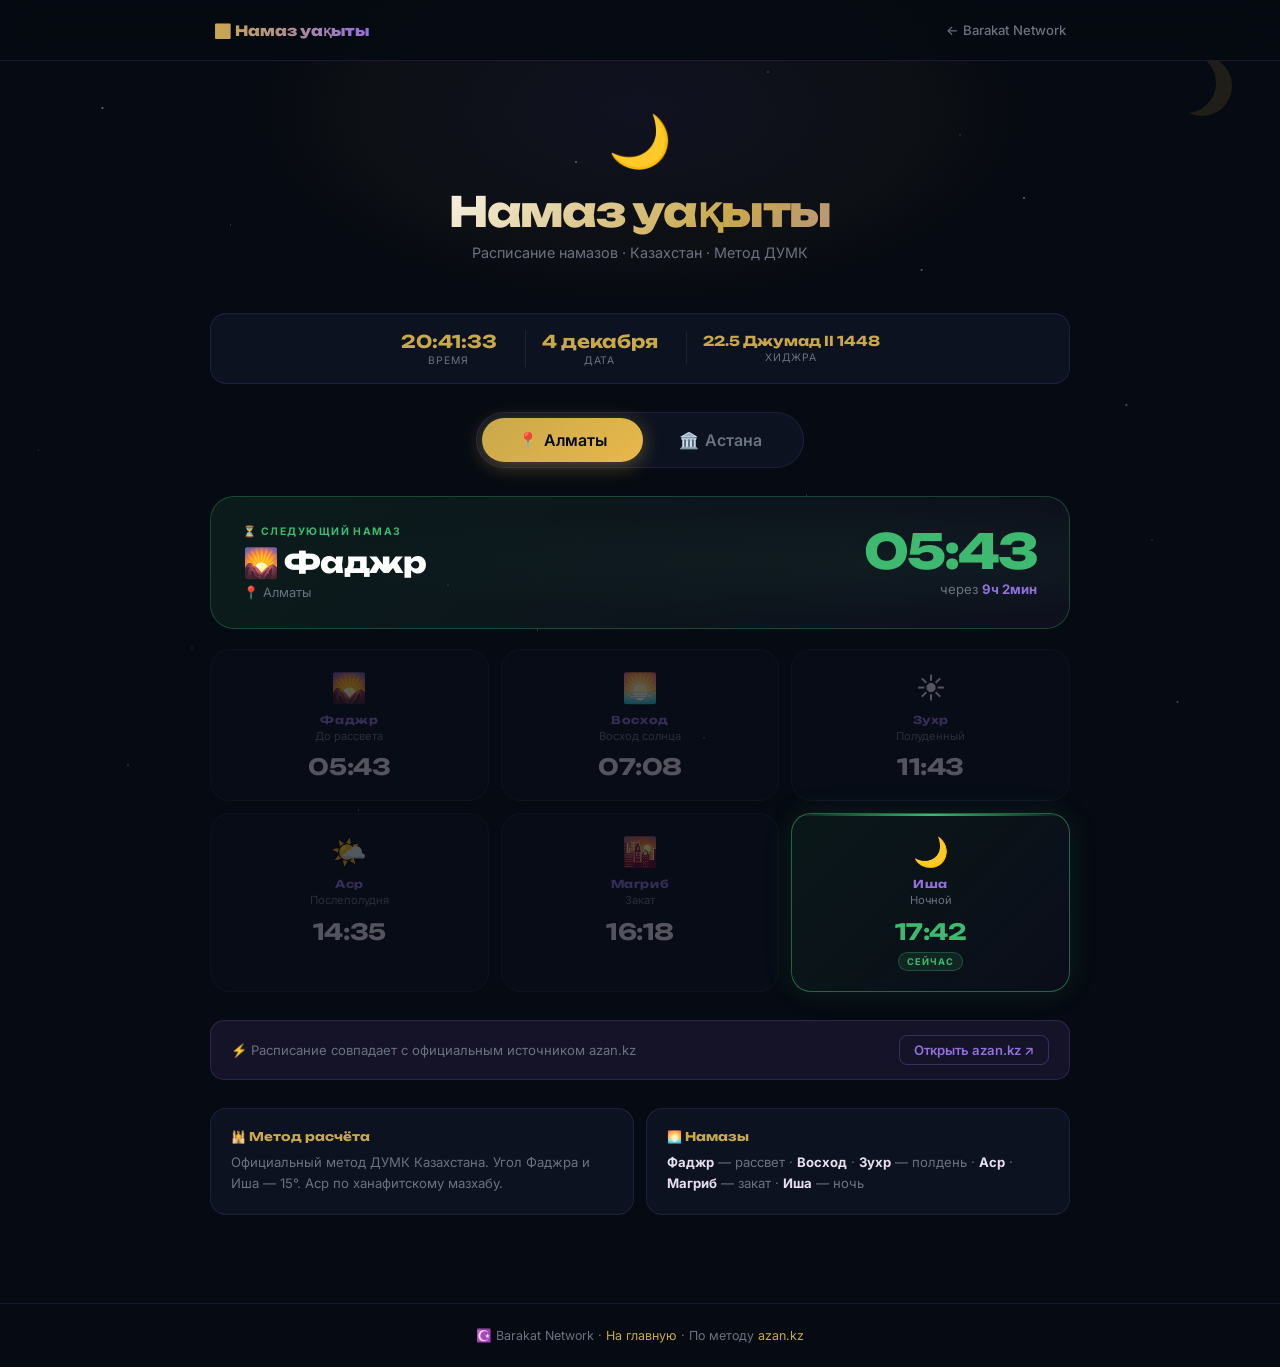
<file: namaz.html>
<!DOCTYPE html>
<html lang="ru">
<head>
  <meta http-equiv="Cache-Control" content="no-cache, no-store, must-revalidate" />
  <meta http-equiv="Pragma" content="no-cache" />
  <meta http-equiv="Expires" content="0" />
  <meta charset="UTF-8" />
  <meta name="viewport" content="width=device-width, initial-scale=1.0" />
  <title>Намаз уақыты — Barakat Network</title>
  <link rel="preconnect" href="https://fonts.googleapis.com" />
  <link rel="preconnect" href="https://fonts.gstatic.com" crossorigin />
  <link href="https://fonts.googleapis.com/css2?family=Unbounded:wght@400;600;800&family=Inter:wght@400;500;600&display=swap" rel="stylesheet" />
  <style>
    :root {
      --bg:      #060a12;
      --card:    #0c1220;
      --border:  rgba(147,112,219,0.15);
      --gold:    #c9a84c;
      --gdim:    rgba(201,168,76,0.1);
      --violet:  #9370db;
      --vdim:    rgba(147,112,219,0.1);
      --green:   #3dba6f;
      --text:    #e8e0f0;
      --muted:   #6b7280;
      --display: "Unbounded", sans-serif;
      --body:    "Inter", sans-serif;
      --r:       20px;
    }
    *, *::before, *::after { box-sizing: border-box; margin: 0; padding: 0; }
    html { scroll-behavior: smooth; }
    body { background: var(--bg); color: var(--text); font-family: var(--body); min-height: 100vh; overflow-x: hidden; }

    /* ── STARFIELD ── */
    .stars { position: fixed; inset: 0; z-index: 0; pointer-events: none; overflow: hidden; }
    .stars::before, .stars::after {
      content: ""; position: absolute; inset: 0;
      background-image:
        radial-gradient(1.5px 1.5px at  8% 12%, rgba(255,255,255,0.55) 0%, transparent 100%),
        radial-gradient(1px   1px   at 22% 38%, rgba(255,255,255,0.35) 0%, transparent 100%),
        radial-gradient(1.5px 1.5px at 45% 18%, rgba(255,255,255,0.5)  0%, transparent 100%),
        radial-gradient(1px   1px   at 63% 55%, rgba(255,255,255,0.3)  0%, transparent 100%),
        radial-gradient(1.5px 1.5px at 80% 22%, rgba(255,255,255,0.55) 0%, transparent 100%),
        radial-gradient(1px   1px   at 15% 72%, rgba(255,255,255,0.25) 0%, transparent 100%),
        radial-gradient(1px   1px   at 55% 82%, rgba(255,255,255,0.35) 0%, transparent 100%),
        radial-gradient(1.5px 1.5px at 88% 45%, rgba(255,255,255,0.4)  0%, transparent 100%),
        radial-gradient(1px   1px   at 35% 65%, rgba(255,255,255,0.3)  0%, transparent 100%),
        radial-gradient(1.5px 1.5px at 72% 30%, rgba(255,255,255,0.45) 0%, transparent 100%),
        radial-gradient(1px   1px   at  3% 50%, rgba(255,255,255,0.2)  0%, transparent 100%),
        radial-gradient(1px   1px   at 60%  8%, rgba(255,255,255,0.45) 0%, transparent 100%),
        radial-gradient(1.5px 1.5px at 92% 78%, rgba(255,255,255,0.35) 0%, transparent 100%),
        radial-gradient(1px   1px   at 28% 90%, rgba(255,255,255,0.25) 0%, transparent 100%),
        radial-gradient(1px   1px   at 50% 48%, rgba(255,255,255,0.2)  0%, transparent 100%);
      animation: twinkle 6s ease-in-out infinite alternate;
    }
    .stars::after {
      background-image:
        radial-gradient(1px 1px at 18% 25%, rgba(255,255,255,0.3) 0%, transparent 100%),
        radial-gradient(1px 1px at 42% 70%, rgba(255,255,255,0.4) 0%, transparent 100%),
        radial-gradient(1px 1px at 75% 15%, rgba(255,255,255,0.3) 0%, transparent 100%),
        radial-gradient(1px 1px at 90% 60%, rgba(255,255,255,0.25) 0%, transparent 100%),
        radial-gradient(1px 1px at 10% 85%, rgba(255,255,255,0.35) 0%, transparent 100%);
      animation-delay: 3s;
    }
    @keyframes twinkle { 0%{opacity:0.7} 100%{opacity:1} }

    /* ── AURORA ── */
    .aurora {
      position: fixed; top: -10%; left: 50%; transform: translateX(-50%);
      width: 800px; height: 400px; pointer-events: none; z-index: 0;
      background: radial-gradient(ellipse at 50% 50%, rgba(147,112,219,0.08) 0%, rgba(201,168,76,0.04) 50%, transparent 70%);
      animation: pulse 8s ease-in-out infinite;
    }
    @keyframes pulse { 0%,100%{opacity:1;transform:translateX(-50%) scale(1)} 50%{opacity:0.6;transform:translateX(-50%) scale(1.15)} }

    /* ── MOON ── */
    .moon {
      position: fixed; top: 56px; right: 48px; width: 60px; height: 60px;
      border-radius: 50%; box-shadow: inset -16px -3px 0 0 var(--gold);
      opacity: 0.13; pointer-events: none; z-index: 0;
      animation: moonFloat 7s ease-in-out infinite;
    }
    @keyframes moonFloat { 0%,100%{transform:translateY(0) rotate(-12deg)} 50%{transform:translateY(-12px) rotate(-12deg)} }

    /* ── NAV ── */
    nav {
      position: sticky; top: 0; z-index: 100;
      background: rgba(6,10,18,0.9); backdrop-filter: blur(20px);
      border-bottom: 1px solid var(--border);
    }
    .nav-inner {
      display: flex; align-items: center; justify-content: space-between;
      max-width: 900px; margin: 0 auto; padding: 0 24px; height: 60px;
    }
    .nav-logo {
      font-family: var(--display); font-size: 0.88rem; font-weight: 800;
      background: linear-gradient(90deg, var(--gold), var(--violet));
      -webkit-background-clip: text; -webkit-text-fill-color: transparent; background-clip: text;
    }
    .nav-back {
      font-size: 0.82rem; font-weight: 500; color: var(--muted);
      text-decoration: none; transition: color 0.2s;
    }
    .nav-back:hover { color: var(--text); }

    /* ── WRAPPER ── */
    .page { position: relative; z-index: 1; max-width: 900px; margin: 0 auto; padding: 0 20px 60px; }

    /* ── HERO ── */
    .hero { text-align: center; padding: 48px 0 32px; }
    .hero-icon { font-size: 3.2rem; display: block; animation: moonFloat 6s ease-in-out infinite; margin-bottom: 16px; }
    .hero h1 {
      font-family: var(--display); font-size: clamp(1.6rem,5vw,2.6rem); font-weight: 800;
      letter-spacing: -0.03em; line-height: 1.15; margin-bottom: 8px;
      background: linear-gradient(135deg, #fff 20%, var(--gold) 60%, var(--violet) 100%);
      -webkit-background-clip: text; -webkit-text-fill-color: transparent; background-clip: text;
    }
    .hero-sub { color: var(--muted); font-size: 0.9rem; }

    /* ── DATETIME ── */
    .dt-bar {
      display: flex; align-items: center; justify-content: center; gap: 0;
      background: var(--card); border: 1px solid var(--border);
      border-radius: 16px; padding: 16px 24px; margin: 20px 0 28px;
      flex-wrap: wrap; gap: 12px;
    }
    .dt-item { text-align: center; padding: 0 16px; }
    .dt-item + .dt-item { border-left: 1px solid var(--border); }
    .dt-val { font-family: var(--display); font-size: 1.1rem; font-weight: 700; color: var(--gold); }
    .dt-lbl { font-size: 0.65rem; color: var(--muted); text-transform: uppercase; letter-spacing: 0.08em; margin-top: 2px; }

    /* ── CITY SWITCHER ── */
    .city-switcher {
      display: flex; align-items: center; justify-content: center;
      gap: 0; margin: 0 0 28px; position: relative;
    }
    .switcher-track {
      display: flex; background: var(--card); border: 1px solid var(--border);
      border-radius: 999px; padding: 5px; position: relative; gap: 0;
    }
    .city-tab {
      position: relative; z-index: 2;
      padding: 12px 36px; border-radius: 999px; border: none; background: none;
      font-family: var(--body); font-size: 1rem; font-weight: 600;
      color: var(--muted); cursor: pointer; transition: color 0.3s;
      white-space: nowrap;
    }
    .city-tab.active { color: var(--bg); }
    .switcher-pill {
      position: absolute; top: 5px; bottom: 5px; left: 5px;
      border-radius: 999px;
      background: linear-gradient(135deg, var(--gold), #e8b84b);
      box-shadow: 0 4px 20px rgba(201,168,76,0.4);
      transition: transform 0.35s cubic-bezier(0.34,1.56,0.64,1), width 0.3s;
      z-index: 1;
    }
    .city-emoji {
      display: inline-block; margin-right: 6px;
      transition: transform 0.3s;
    }

    /* ── NEXT PRAYER ── */
    .next-prayer {
      background: linear-gradient(135deg, rgba(61,186,111,0.1) 0%, rgba(147,112,219,0.06) 100%);
      border: 1px solid rgba(61,186,111,0.3); border-radius: 24px;
      padding: 28px 32px; margin-bottom: 20px;
      display: flex; align-items: center; justify-content: space-between; flex-wrap: wrap; gap: 16px;
      position: relative; overflow: hidden;
    }
    .next-prayer::before {
      content: ""; position: absolute; inset: 0;
      background: radial-gradient(ellipse at 80% 50%, rgba(61,186,111,0.06) 0%, transparent 60%);
      pointer-events: none;
    }
    .next-left .nlabel {
      font-size: 0.65rem; font-weight: 700; letter-spacing: 0.14em; text-transform: uppercase;
      color: var(--green); margin-bottom: 6px;
    }
    .next-name { font-family: var(--display); font-size: 1.8rem; font-weight: 800; letter-spacing: -0.02em; color: #fff; }
    .next-city-tag { font-size: 0.8rem; color: var(--muted); margin-top: 5px; }
    .next-right { text-align: right; }
    .next-time { font-family: var(--display); font-size: 3rem; font-weight: 800; color: var(--green); letter-spacing: -0.04em; line-height: 1; }
    .next-cd { font-size: 0.82rem; color: var(--muted); margin-top: 6px; }
    .next-cd span { color: var(--violet); font-weight: 700; }

    /* ── PRAYER CARDS ── */
    .prayers-grid {
      display: grid; grid-template-columns: repeat(3, 1fr); gap: 12px;
      margin-bottom: 28px;
    }
    .prayer-card {
      background: var(--card); border: 1px solid var(--border); border-radius: var(--r);
      padding: 20px 14px; text-align: center;
      transition: transform 0.25s, border-color 0.25s, box-shadow 0.25s;
      position: relative; overflow: hidden;
    }
    .prayer-card::after {
      content: ""; position: absolute; top: 0; left: 0; right: 0; height: 2px;
      background: linear-gradient(90deg, transparent, var(--gold), transparent);
      opacity: 0; transition: opacity 0.3s;
    }
    .prayer-card.current {
      border-color: rgba(61,186,111,0.5);
      background: linear-gradient(135deg, rgba(61,186,111,0.08), rgba(147,112,219,0.04));
      box-shadow: 0 0 30px rgba(61,186,111,0.12);
    }
    .prayer-card.current::after {
      background: linear-gradient(90deg, transparent, var(--green), transparent); opacity: 1;
    }
    .prayer-card.passed { opacity: 0.35; }
    .prayer-card:not(.passed):not(.current):hover { transform: translateY(-3px); border-color: rgba(201,168,76,0.25); }
    .p-emoji { font-size: 1.8rem; margin-bottom: 8px; display: block; }
    .p-name { font-family: var(--display); font-size: 0.68rem; font-weight: 700; letter-spacing: 0.05em; color: var(--violet); margin-bottom: 2px; }
    .p-sub { font-size: 0.7rem; color: var(--muted); margin-bottom: 10px; line-height: 1.3; }
    .p-time { font-family: var(--display); font-size: 1.4rem; font-weight: 700; color: var(--text); letter-spacing: -0.02em; }
    .prayer-card.current .p-time { color: var(--green); }
    .p-now { display: inline-block; margin-top: 7px; font-size: 0.58rem; font-weight: 700; letter-spacing: 0.1em;
      text-transform: uppercase; padding: 3px 8px; border-radius: 999px;
      background: rgba(61,186,111,0.12); color: var(--green); border: 1px solid rgba(61,186,111,0.3); }

    /* ── CITY TRANSITION ── */
    .prayers-wrap { transition: opacity 0.3s, transform 0.3s; }
    .prayers-wrap.switching { opacity: 0; transform: translateY(8px); }

    /* ── INFO ── */
    .info-row {
      display: grid; grid-template-columns: 1fr 1fr; gap: 12px; margin-bottom: 28px;
    }
    .info-card {
      background: var(--card); border: 1px solid var(--border); border-radius: 16px; padding: 20px;
    }
    .info-card h4 { font-family: var(--display); font-size: 0.75rem; font-weight: 700; color: var(--gold); margin-bottom: 8px; }
    .info-card p { font-size: 0.82rem; color: var(--muted); line-height: 1.6; }
    .info-card a { color: var(--violet); text-decoration: none; }

    /* ── AZAN LINK ── */
    .azan-link-bar {
      display: flex; align-items: center; justify-content: space-between; flex-wrap: wrap; gap: 12px;
      background: var(--vdim); border: 1px solid rgba(147,112,219,0.2);
      border-radius: 14px; padding: 14px 20px; margin-bottom: 28px;
    }
    .azan-link-bar span { font-size: 0.82rem; color: var(--muted); }
    .azan-link-bar a {
      display: inline-flex; align-items: center; gap: 6px;
      font-size: 0.82rem; font-weight: 600; color: var(--violet);
      border: 1px solid rgba(147,112,219,0.3); padding: 6px 14px;
      border-radius: 8px; text-decoration: none; transition: background 0.2s;
    }
    .azan-link-bar a:hover { background: rgba(147,112,219,0.12); }

    /* ── FOOTER ── */
    footer {
      position: relative; z-index: 1; text-align: center; padding: 24px;
      border-top: 1px solid var(--border); color: var(--muted); font-size: 0.78rem;
    }
    footer a { color: var(--gold); text-decoration: none; }

    @media (max-width: 560px) {
      .prayers-grid { grid-template-columns: repeat(2, 1fr); }
      .next-prayer { flex-direction: column; }
      .next-right { text-align: left; }
      .next-time { font-size: 2.2rem; }
      .info-row { grid-template-columns: 1fr; }
      .city-tab { padding: 10px 24px; font-size: 0.9rem; }
      .dt-item { padding: 0 10px; }
    }
  </style>
</head>
<body>
<div class="stars"></div>
<div class="aurora"></div>
<div class="moon"></div>

<nav>
  <div class="nav-inner">
    <span class="nav-logo">☪️ Намаз уақыты</span>
    <a href="barakat.html?v=2" class="nav-back">← Barakat Network</a>
  </div>
</nav>

<div class="page">

  <!-- HERO -->
  <div class="hero">
    <span class="hero-icon">🌙</span>
    <h1>Намаз уақыты</h1>
    <p class="hero-sub">Расписание намазов · Казахстан · Метод ДУМК</p>
  </div>

  <!-- DATETIME -->
  <div class="dt-bar">
    <div class="dt-item"><div class="dt-val" id="clock">--:--:--</div><div class="dt-lbl">Время</div></div>
    <div class="dt-item"><div class="dt-val" id="date-ru">---</div><div class="dt-lbl">Дата</div></div>
    <div class="dt-item"><div class="dt-val" id="hijri" style="font-size:0.85rem">---</div><div class="dt-lbl">Хиджра</div></div>
  </div>

  <!-- CITY SWITCHER -->
  <div class="city-switcher">
    <div class="switcher-track" id="switcherTrack">
      <div class="switcher-pill" id="switcherPill"></div>
      <button class="city-tab active" id="tab0" onclick="switchCity(0)">
        <span class="city-emoji">📍</span>Алматы
      </button>
      <button class="city-tab" id="tab1" onclick="switchCity(1)">
        <span class="city-emoji">🏛️</span>Астана
      </button>
    </div>
  </div>

  <!-- NEXT PRAYER -->
  <div class="next-prayer">
    <div class="next-left">
      <div class="nlabel">⏳ Следующий намаз</div>
      <div class="next-name" id="nextName">—</div>
      <div class="next-city-tag" id="nextCityTag">—</div>
    </div>
    <div class="next-right">
      <div class="next-time" id="nextTime">--:--</div>
      <div class="next-cd">через <span id="countdown">—</span></div>
    </div>
  </div>

  <!-- PRAYER CARDS -->
  <div class="prayers-wrap" id="prayersWrap">
    <div class="prayers-grid" id="prayersGrid"></div>
  </div>

  <!-- AZAN.KZ LINK -->
  <div class="azan-link-bar">
    <span>⚡ Расписание совпадает с официальным источником azan.kz</span>
    <a href="https://azan.kz/asr/day/almaty" target="_blank" id="azanLink">
      Открыть azan.kz ↗
    </a>
  </div>

  <!-- INFO -->
  <div class="info-row">
    <div class="info-card">
      <h4>🕌 Метод расчёта</h4>
      <p>Официальный метод ДУМК Казахстана. Угол Фаджра и Иша — 15°. Аср по ханафитскому мазхабу.</p>
    </div>
    <div class="info-card">
      <h4>🌅 Намазы</h4>
      <p><b style="color:var(--text)">Фаджр</b> — рассвет · <b style="color:var(--text)">Восход</b> · <b style="color:var(--text)">Зухр</b> — полдень · <b style="color:var(--text)">Аср</b> · <b style="color:var(--text)">Магриб</b> — закат · <b style="color:var(--text)">Иша</b> — ночь</p>
    </div>
  </div>

</div>

<footer>
  ☪️ Barakat Network · <a href="barakat.html?v=2">На главную</a> · По методу <a href="https://azan.kz" target="_blank">azan.kz</a>
</footer>

<script>
// ── ДАННЫЕ ────────────────────────────────────────────────────────────────
const CITIES = [
  { name: "Алматы", label: "📍 Алматы", lat: 43.238, lng: 76.946, tz: 5, slug: "almaty" },
  { name: "Астана", label: "🏛️ Астана", lat: 51.128, lng: 71.430, tz: 5, slug: "astana" },
];

const PRAYERS = [
  { key:"fajr",    kz:"Фаджр",   ru:"До рассвета",   emoji:"🌄" },
  { key:"sunrise", kz:"Восход",  ru:"Восход солнца",  emoji:"🌅" },
  { key:"dhuhr",   kz:"Зухр",    ru:"Полуденный",     emoji:"☀️" },
  { key:"asr",     kz:"Аср",     ru:"Послеполудня",   emoji:"🌤️" },
  { key:"maghrib", kz:"Магриб",  ru:"Закат",          emoji:"🌇" },
  { key:"isha",    kz:"Иша",     ru:"Ночной",         emoji:"🌙" },
];

// ── РАСЧЁТ (метод ДУМК: Фаджр 15°, Иша 15°, Аср Ханафи) ────────────────
const R=Math.PI/180, D=180/Math.PI;
function jd(y,m,d){if(m<=2){y--;m+=12;}const A=Math.floor(y/100),B=2-A+Math.floor(A/4);return Math.floor(365.25*(y+4716))+Math.floor(30.6001*(m+1))+d+B-1524.5;}
function sun(j){
  const T=(j-2451545)/36525, L0=280.46646+36000.76983*T, M=357.52911+35999.05029*T, e=0.016708634-0.000042037*T;
  const C=(1.914602-0.004817*T-0.000014*T*T)*Math.sin(M*R)+(0.019993-0.000101*T)*Math.sin(2*M*R)+0.000289*Math.sin(3*M*R);
  const om=125.04-1934.136*T, lam=L0+C-0.00569-0.00478*Math.sin(om*R), eps=23.439291-0.013004*T+0.00256*Math.cos(om*R);
  const decl=Math.asin(Math.sin(eps*R)*Math.sin(lam*R))*D;
  const y2=Math.tan((eps/2)*R)**2;
  const eqt=(y2*Math.sin(2*L0*R)-2*e*Math.sin(M*R)+4*e*y2*Math.sin(M*R)*Math.cos(2*L0*R)-0.5*y2*y2*Math.sin(4*L0*R)-1.25*e*e*Math.sin(2*M*R))*D*4;
  return{decl,eqt};
}
function ha(lat,decl,alt){const c=(Math.sin(alt*R)-Math.sin(lat*R)*Math.sin(decl*R))/(Math.cos(lat*R)*Math.cos(decl*R));return Math.acos(Math.max(-1,Math.min(1,c)))*D;}
function fmt(m){m=((m%1440)+1440)%1440;return String(Math.floor(m/60)).padStart(2,'0')+':'+String(Math.round(m%60)).padStart(2,'0');}
function t2m(t){const[h,m]=t.split(':').map(Number);return h*60+m;}

function calcPrayers(date, lat, lng, tz) {
  const j = jd(date.getFullYear(), date.getMonth()+1, date.getDate()) + 0.5;
  const {decl, eqt} = sun(j);
  const noon = 720 - lng*4 - eqt + tz*60;
  const haR = ha(lat, decl, -0.8333);
  const asrAlt = Math.atan(1/(2 + Math.tan(Math.abs(lat-decl)*R)))*D;
  return {
    fajr:    fmt(noon - ha(lat, decl, -15)*4),
    sunrise: fmt(noon - haR*4),
    dhuhr:   fmt(noon + 1),
    asr:     fmt(noon + ha(lat, decl, asrAlt)*4),
    maghrib: fmt(noon + haR*4 + 1),
    isha:    fmt(noon + ha(lat, decl, -15)*4),
  };
}

// ── ХИДЖРИ ───────────────────────────────────────────────────────────────
function toHijri(date) {
  const j = Math.floor(jd(date.getFullYear(), date.getMonth()+1, date.getDate())) + 0.5;
  const l = j - 1948440 + 10632, n = Math.floor((l-1)/10631);
  const ll = l - 10631*n + 354;
  const jj = Math.floor((10985-ll)/5316)*Math.floor(50*ll/17719) + Math.floor(ll/5670)*Math.floor(43*ll/15238);
  const lll = ll - Math.floor((30-jj)/15)*Math.floor(17719*jj/50) - Math.floor(jj/16)*Math.floor(15238*jj/43) + 29;
  const mo = Math.floor(24*lll/709), day = lll - Math.floor(709*mo/24), year = 30*n + jj - 30;
  const M=['Мухаррам','Сафар','Рабиъ I','Рабиъ II','Джумад I','Джумад II','Раджаб','Шаабан','Рамадан','Шавваль','Зуль-Каада','Зуль-Хиджа'];
  return `${day} ${M[mo-1]} ${year}`;
}

// ── STATE ─────────────────────────────────────────────────────────────────
let selectedCity = 0;

// ── SWITCHER ──────────────────────────────────────────────────────────────
function initSwitcher() {
  const pill = document.getElementById('switcherPill');
  const tab0 = document.getElementById('tab0');
  pill.style.width = tab0.offsetWidth + 'px';
  pill.style.transform = 'translateX(0)';
}

function switchCity(idx) {
  if (idx === selectedCity) return;
  selectedCity = idx;
  const tabs = document.querySelectorAll('.city-tab');
  tabs.forEach((t,i) => t.classList.toggle('active', i===idx));
  // move pill
  const pill = document.getElementById('switcherPill');
  const track = document.getElementById('switcherTrack');
  const tabEl = document.getElementById('tab'+idx);
  pill.style.width = tabEl.offsetWidth + 'px';
  const offset = tabEl.offsetLeft - track.querySelector('.switcher-pill').offsetLeft + 0;
  // Calculate by summing previous tab widths
  let left = 0;
  for(let i=0;i<idx;i++) left += document.getElementById('tab'+i).offsetWidth;
  pill.style.transform = `translateX(${left}px)`;
  // update azan link
  document.getElementById('azanLink').href = `https://azan.kz/asr/day/${CITIES[idx].slug}`;
  // animate switch
  const wrap = document.getElementById('prayersWrap');
  wrap.classList.add('switching');
  setTimeout(() => { renderAll(new Date()); wrap.classList.remove('switching'); }, 280);
}

// ── RENDER ────────────────────────────────────────────────────────────────
function renderAll(now) {
  const c = CITIES[selectedCity];
  const times = calcPrayers(now, c.lat, c.lng, c.tz);
  const curMin = now.getHours()*60 + now.getMinutes();
  const mins = PRAYERS.map(p => t2m(times[p.key]));
  let curP = -1;
  for(let i=mins.length-1;i>=0;i--) { if(curMin>=mins[i]) { curP=i; break; } }

  // Prayer cards
  const grid = document.getElementById('prayersGrid');
  grid.innerHTML = '';
  PRAYERS.forEach((p,i) => {
    const isCur = i===curP, isPast = i<curP;
    const div = document.createElement('div');
    div.className = 'prayer-card'+(isCur?' current':'')+(isPast?' passed':'');
    div.innerHTML = `<span class="p-emoji">${p.emoji}</span><div class="p-name">${p.kz}</div><div class="p-sub">${p.ru}</div><div class="p-time">${times[p.key]}</div>${isCur?'<span class="p-now">Сейчас</span>':''}`;
    grid.appendChild(div);
  });

  // Next prayer
  let nxt=null, nm=Infinity;
  PRAYERS.forEach(p => { const m=t2m(times[p.key]); if(m>curMin&&m<nm){nm=m;nxt=p;} });
  if(!nxt){nxt=PRAYERS[0];nm=t2m(times.fajr)+1440;}
  const diff=nm-curMin, hh=Math.floor(diff/60), mm=diff%60;
  document.getElementById('nextName').textContent = nxt.emoji+' '+nxt.kz;
  document.getElementById('nextTime').textContent = times[nxt.key];
  document.getElementById('nextCityTag').textContent = '📍 '+c.name;
  document.getElementById('countdown').textContent = hh>0?`${hh}ч ${mm}мин`:`${mm} мин`;
}

// ── CLOCK ─────────────────────────────────────────────────────────────────
let lastMin = -1;
function tick() {
  const now = new Date();
  document.getElementById('clock').textContent = now.toLocaleTimeString('ru-RU');
  document.getElementById('date-ru').textContent = now.toLocaleDateString('ru-RU',{day:'numeric',month:'long'});
  document.getElementById('hijri').textContent = toHijri(now);
  const cm = now.getHours()*60+now.getMinutes();
  if(cm!==lastMin){ lastMin=cm; renderAll(now); } else {
    // just update countdown
    const c=CITIES[selectedCity], times=calcPrayers(now,c.lat,c.lng,c.tz), curMin=cm;
    let nxt=null,nm=Infinity;
    PRAYERS.forEach(p=>{const m=t2m(times[p.key]);if(m>curMin&&m<nm){nm=m;nxt=p;}});
    if(!nxt){nm=t2m(times.fajr)+1440;}
    const diff=nm-curMin,hh=Math.floor(diff/60),mm2=diff%60;
    document.getElementById('countdown').textContent=hh>0?`${hh}ч ${mm2}мин`:`${mm2} мин`;
  }
}

// ── INIT ──────────────────────────────────────────────────────────────────
window.addEventListener('load', () => {
  initSwitcher();
  renderAll(new Date());
  tick();
  setInterval(tick, 1000);
});
</script>
</body>
</html>
</file>
